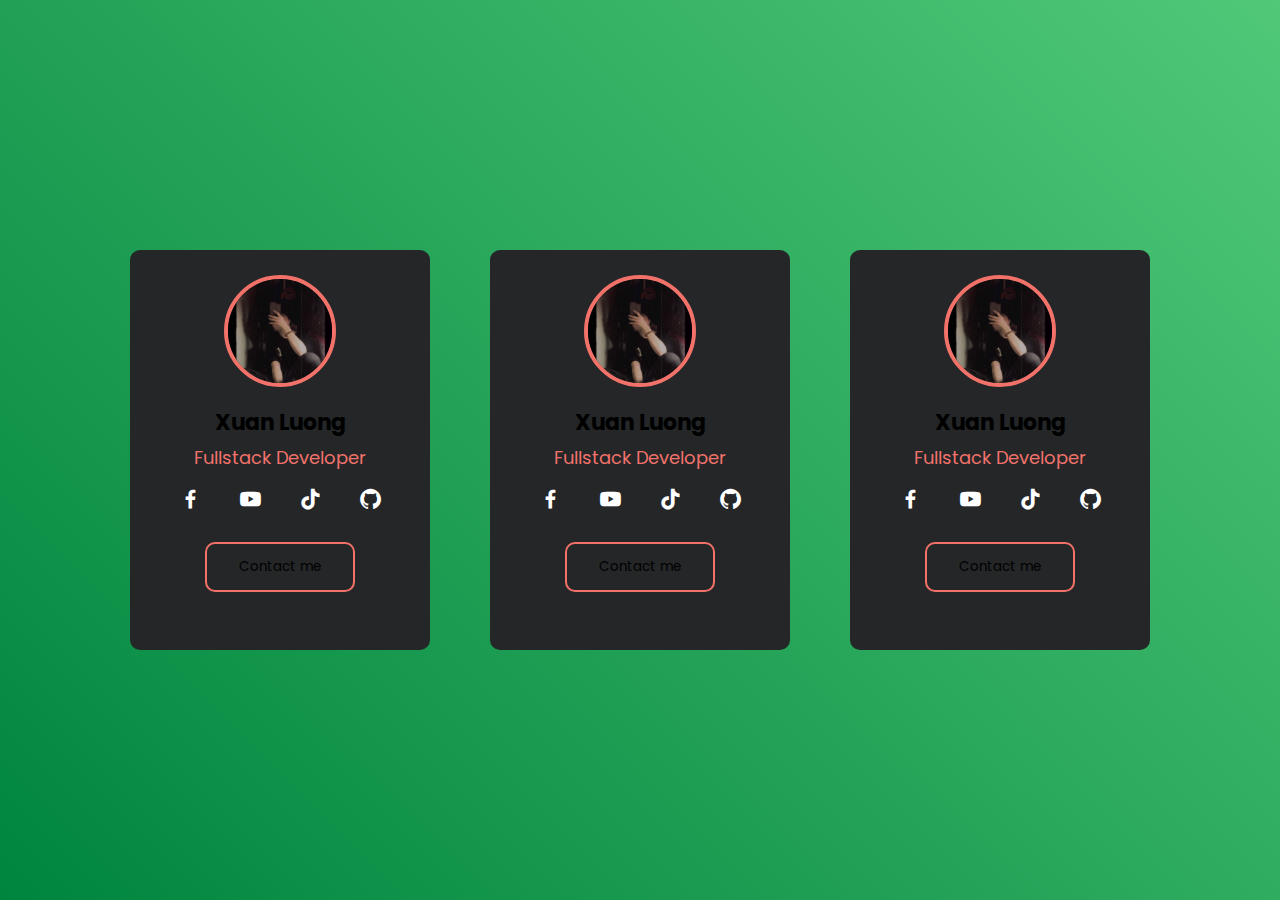
<file: day1/index.html>
<!DOCTYPE html>
<html lang="en">
<head>
    <meta charset="UTF-8">
    <meta http-equiv="X-UA-Compatible" content="IE=edge">
    <meta name="viewport" content="width=device-width, initial-scale=1.0">
    <title>My Info</title>
    <link rel="stylesheet" href="./resest.css">
    <link rel="stylesheet" href="./style.css">
    <link href='https://unpkg.com/boxicons@2.1.4/css/boxicons.min.css' rel='stylesheet'>
</head>
<body>
    <div class="container">
        <div class="card">
            <div class="avt">
                <img src="./img/received_3919674434790256.jpeg" alt="">
            </div>
            <h1 class="title">Xuan Luong</h1>
            <p class="desc">Fullstack Developer</p>

            <div class="info">
                <a href="#!">
                    <i class='bx bxl-facebook'></i>
                </a>
                <a href="#!">
                    <i class='bx bxl-youtube' ></i>
                </a>
                <a href="#!">
                    <i class='bx bxl-tiktok' ></i>
                </a>
                <a href="#!">
                    <i class='bx bxl-github'></i>
                </a>
            </div>
            <button class="btn">Contact me</button>
        </div>
        <div class="card">
            <div class="avt">
                <img src="./img/received_3919674434790256.jpeg" alt="">
            </div>
            <h1 class="title">Xuan Luong</h1>
            <p class="desc">Fullstack Developer</p>

            <div class="info">
                <a href="#!">
                    <i class='bx bxl-facebook'></i>
                </a>
                <a href="#!">
                    <i class='bx bxl-youtube' ></i>
                </a>
                <a href="#!">
                    <i class='bx bxl-tiktok' ></i>
                </a>
                <a href="#!">
                    <i class='bx bxl-github'></i>
                </a>
            </div>
            <button class="btn">Contact me</button>
        </div>
        <div class="card">
            <div class="avt">
                <img src="./img/received_3919674434790256.jpeg" alt="">
            </div>
            <h1 class="title">Xuan Luong</h1>
            <p class="desc">Fullstack Developer</p>

            <div class="info">
                <a href="#!">
                    <i class='bx bxl-facebook'></i>
                </a>
                <a href="#!">
                    <i class='bx bxl-youtube' ></i>
                </a>
                <a href="#!">
                    <i class='bx bxl-tiktok' ></i>
                </a>
                <a href="#!">
                    <i class='bx bxl-github'></i>
                </a>
            </div>
            <button class="btn">Contact me</button>
        </div>
    </div>
</body>
</html>
</file>
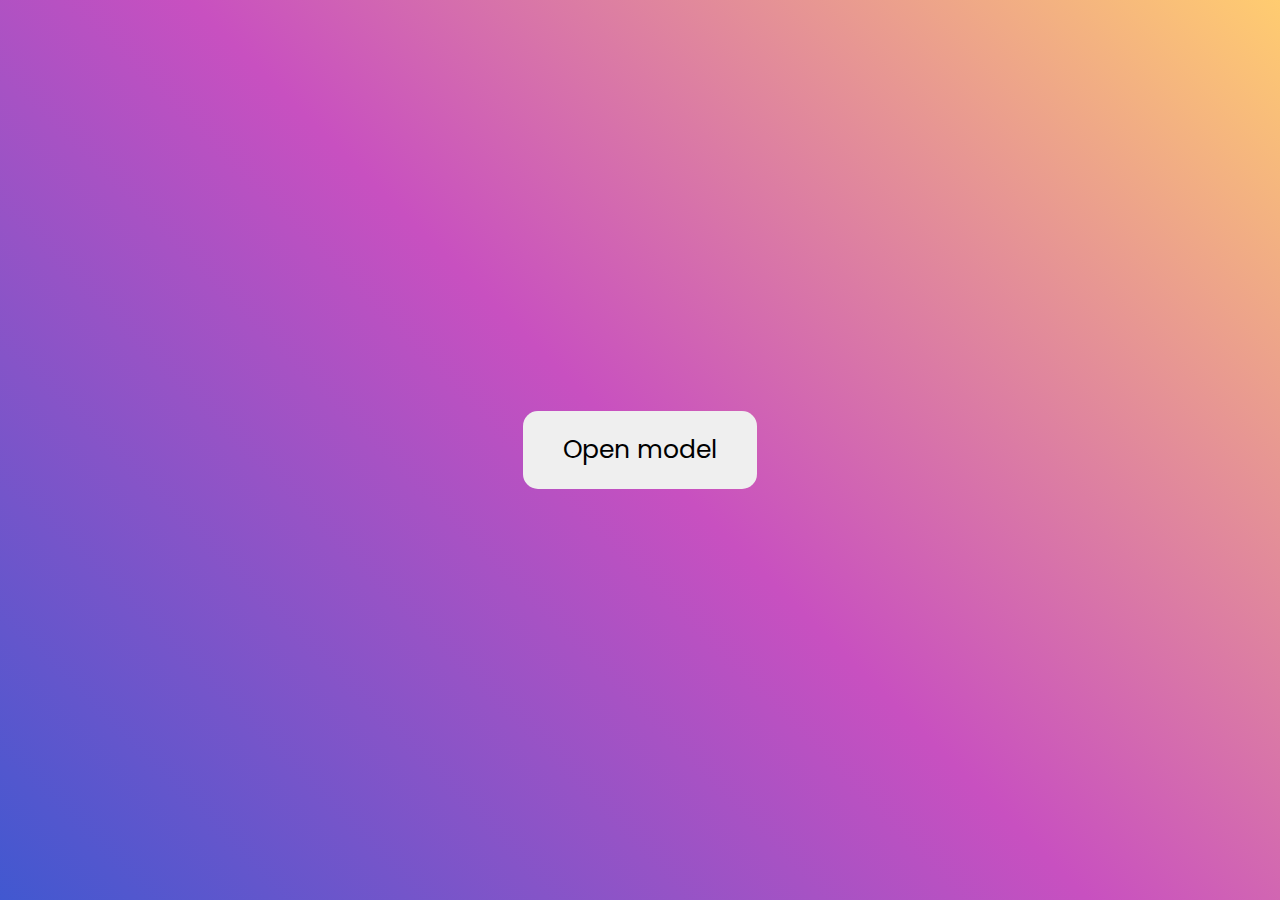
<file: day2/index.html>
<!DOCTYPE html>
<html lang="en">
<head>
    <meta charset="UTF-8">
    <meta http-equiv="X-UA-Compatible" content="IE=edge">
    <meta name="viewport" content="width=device-width, initial-scale=1.0">
    <title>Document</title>
    <link rel="stylesheet" href="./styles.css">
    <script src="./day2.js" defer></script>
    <link href='https://unpkg.com/boxicons@2.1.4/css/boxicons.min.css' rel='stylesheet'>
</head>
<body>
    <button class="btn_model close">
        Open model
    </button>
    <div class="model hide">
        <div class="model_inner">
            <div class="model_close row">
                <h2>welcome day2</h2>
                <i class='bx bxs-x-circle close'></i>
            </div>
            <div class="model_content">
                <h1>MODEL</h1>
                <p>đay là model</p>
                <button class="close">close</button>
            </div>
        </div>
    </div>
</body>
</html>
</file>
<file: day1/resest.css>
html, body, div, span, applet, object, iframe,
h1, h2, h3, h4, h5, h6, p, blockquote, pre,
a, abbr, acronym, address, big, cite, code,
del, dfn, em, img, ins, kbd, q, s, samp,
small, strike, strong, sub, sup, tt, var,
b, u, i, center,
dl, dt, dd, ol, ul, li,
fieldset, form, label, legend,
table, caption, tbody, tfoot, thead, tr, th, td,
article, aside, canvas, details, embed, 
figure, figcaption, footer, header, hgroup, 
menu, nav, output, ruby, section, summary,
time, mark, audio, video {
	margin: 0;
	padding: 0;
	border: 0;
	font-size: 100%;
	/* font: inherit; */
	vertical-align: baseline;
}
/* HTML5 display-role reset for older browsers */
article, aside, details, figcaption, figure, 
footer, header, hgroup, menu, nav, section {
	display: block;
}
body {
	line-height: 1;
}
ol, ul {
	list-style: none;
}
blockquote, q {
	quotes: none;
}
blockquote:before, blockquote:after,
q:before, q:after {
	content: '';
	content: none;
}
table {
	border-collapse: collapse;
	border-spacing: 0;
}
</file>
<file: day1/style.css>
@import url('https://fonts.googleapis.com/css2?family=Montserrat:wght@200;500&family=Poppins:ital,wght@0,200;0,300;0,400;0,500;0,600;0,700;0,800;0,900;1,100;1,200;1,300;1,400;1,500;1,600;1,700;1,800;1,900&family=Work+Sans:ital,wght@0,200;0,300;0,400;1,200;1,300;1,400&display=swap');
html{
    font-size: 62.5%;
}
*{
    border: none;
    box-sizing: border-box;
    font-family: "poppins";
}
body{
    font-size: 1.6rem;
    background: linear-gradient(45deg, #00853e, #50c878);
    height: 100vh;
}
.container{
    height: 100vh;
    display: flex;
    justify-content: center;
    align-items: center;
    gap: 60px;
}
.card{
    width: 300px;
    height: 400px;
    border-radius: 10px;
    background-color: #242628;
    text-align: center;
    overflow: hidden;
}
.card .avt{
    width: 112px;
    height: 112px;
    border: 4px solid #f2726a;
    border-radius: 50%;
    overflow: hidden;
    margin: 25px auto;
    transition: 0.3s;
}
.card .avt img{
    object-fit: cover;
    object-position: center;
    width: 100%;
    height: 100%;
}
.card h1{
    font-size: 2.2rem;
    margin-bottom: 15px;
}
.card .desc{
    color: #f2726a;
    font-size: 1.8rem;
    font-weight: 400;
    margin-bottom: 20px;
}
.card .info{
    display: flex;
    align-items: center;
    gap: 35px;
    justify-content: center;
}
.card .info i{
    font-size: 2.5rem;
    margin-bottom: 30px;
    color: #FFF;
}
.card .info i:hover{
    color: #f2726a;
}
.card .avt:hover{
    width: 100%;
    height: 100%;
    border-radius: unset;
    border: unset;
    margin: 0 auto;
}
.btn{
    border: 2px solid #f2726a;
    background: transparent;
    width: 150px;
    height: 50px;
    border-radius: 10px;
}
.btn:hover{
    background: #f2726a;
    cursor: pointer;
}
</file>
<file: day2/styles.css>
@import url('https://fonts.googleapis.com/css2?family=Montserrat:wght@200;500&family=Poppins:ital,wght@0,200;0,300;0,400;0,500;0,600;0,700;0,800;0,900;1,100;1,200;1,300;1,400;1,500;1,600;1,700;1,800;1,900&family=Work+Sans:ital,wght@0,200;0,300;0,400;1,200;1,300;1,400&display=swap');
*{
    margin: 0;
    padding: 0;
    box-sizing: border-box;
    font-family: "poppins";
}
:root{
    --pink-color: #e26e70;
}
body{
    height: 100vh;
    background: linear-gradient( 45deg, rgb(65, 88, 208) 0%, rgb(200, 80, 192) 50%, rgb(255, 204, 112) 100% );
    overflow: hidden;
}
.close{
    cursor: pointer;
}
.row{
    display: flex;
    align-items: center;
}
button{
    outline: none;
    border: none;
}
.btn_model{
    padding: 20px 40px;
    position: relative;
    top: 50%;
    left: 50%;
    transform: translate(-50%, -50%);
    border-radius: 15px;
    font-size: 25px;
}
.model{
    background: rgba(0, 0, 0, 0.6);
    position: fixed;
    top: 0;
    height: 100vh;
    width: 100vw;
}   
.model_inner{
    width: 400px;
    background: #fff;
    position: relative;
    top: 50%;
    margin: 0 auto;
    transform: translateY(-50%);
    border-radius: 5px;
    overflow: hidden;
    animation: model_show 0.2s linear;

}
.model_inner .model_close{
    justify-content: space-between;
    background: var(--pink-color);  
    padding: 10px;  
}
.model .model_content{
    padding: 15px;
}
.model .model_content h1{
    margin-bottom: 15px;
}
.model .model_content p{
    margin-bottom: 30px;
}
.model .model_content button{
    margin-left: auto;
    display: block;
    padding: 10px 15px;
    border-radius: 10px;
    background: var(--pink-color);
}
.hide{
    display: none;
}

@keyframes model_show{
    from{
        top: -200px;
        opacity: 0;
    }
    to{
        top: 50%;
        opacity: 1;
    }
}
</file>
